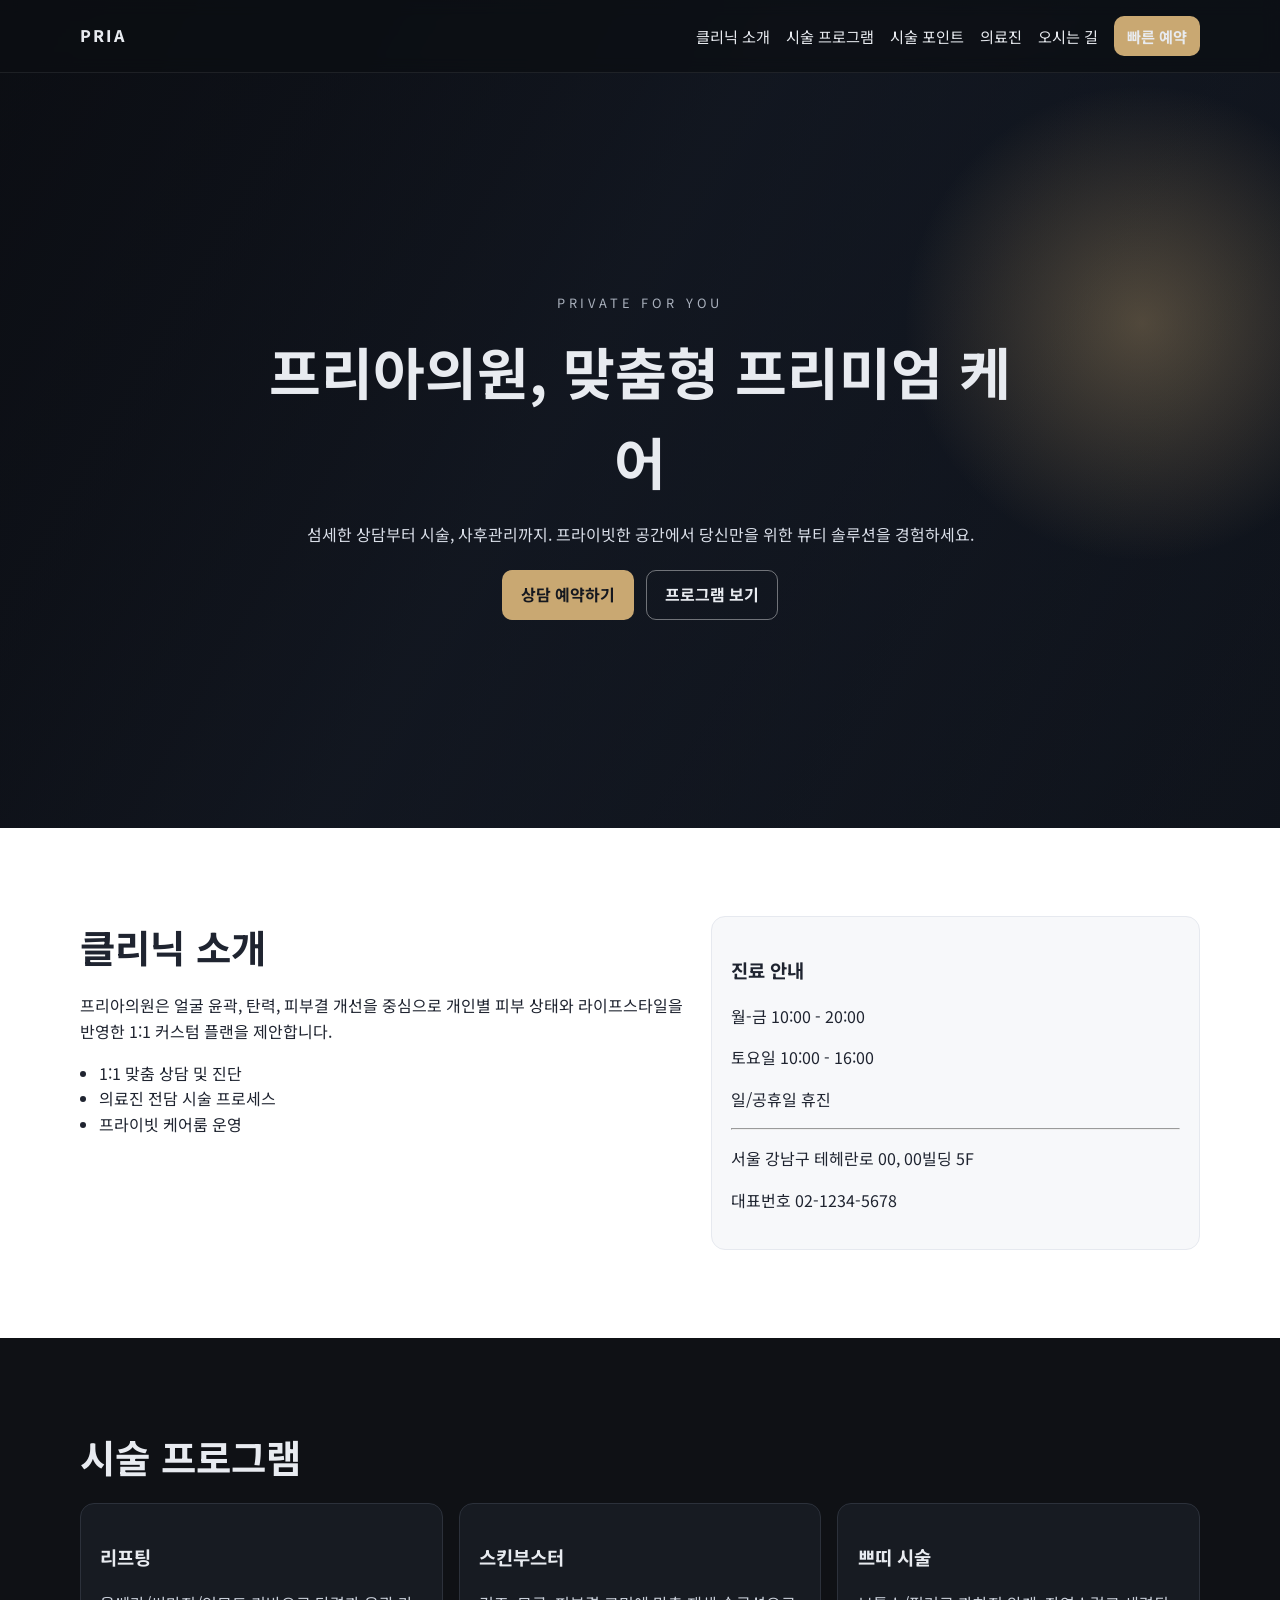
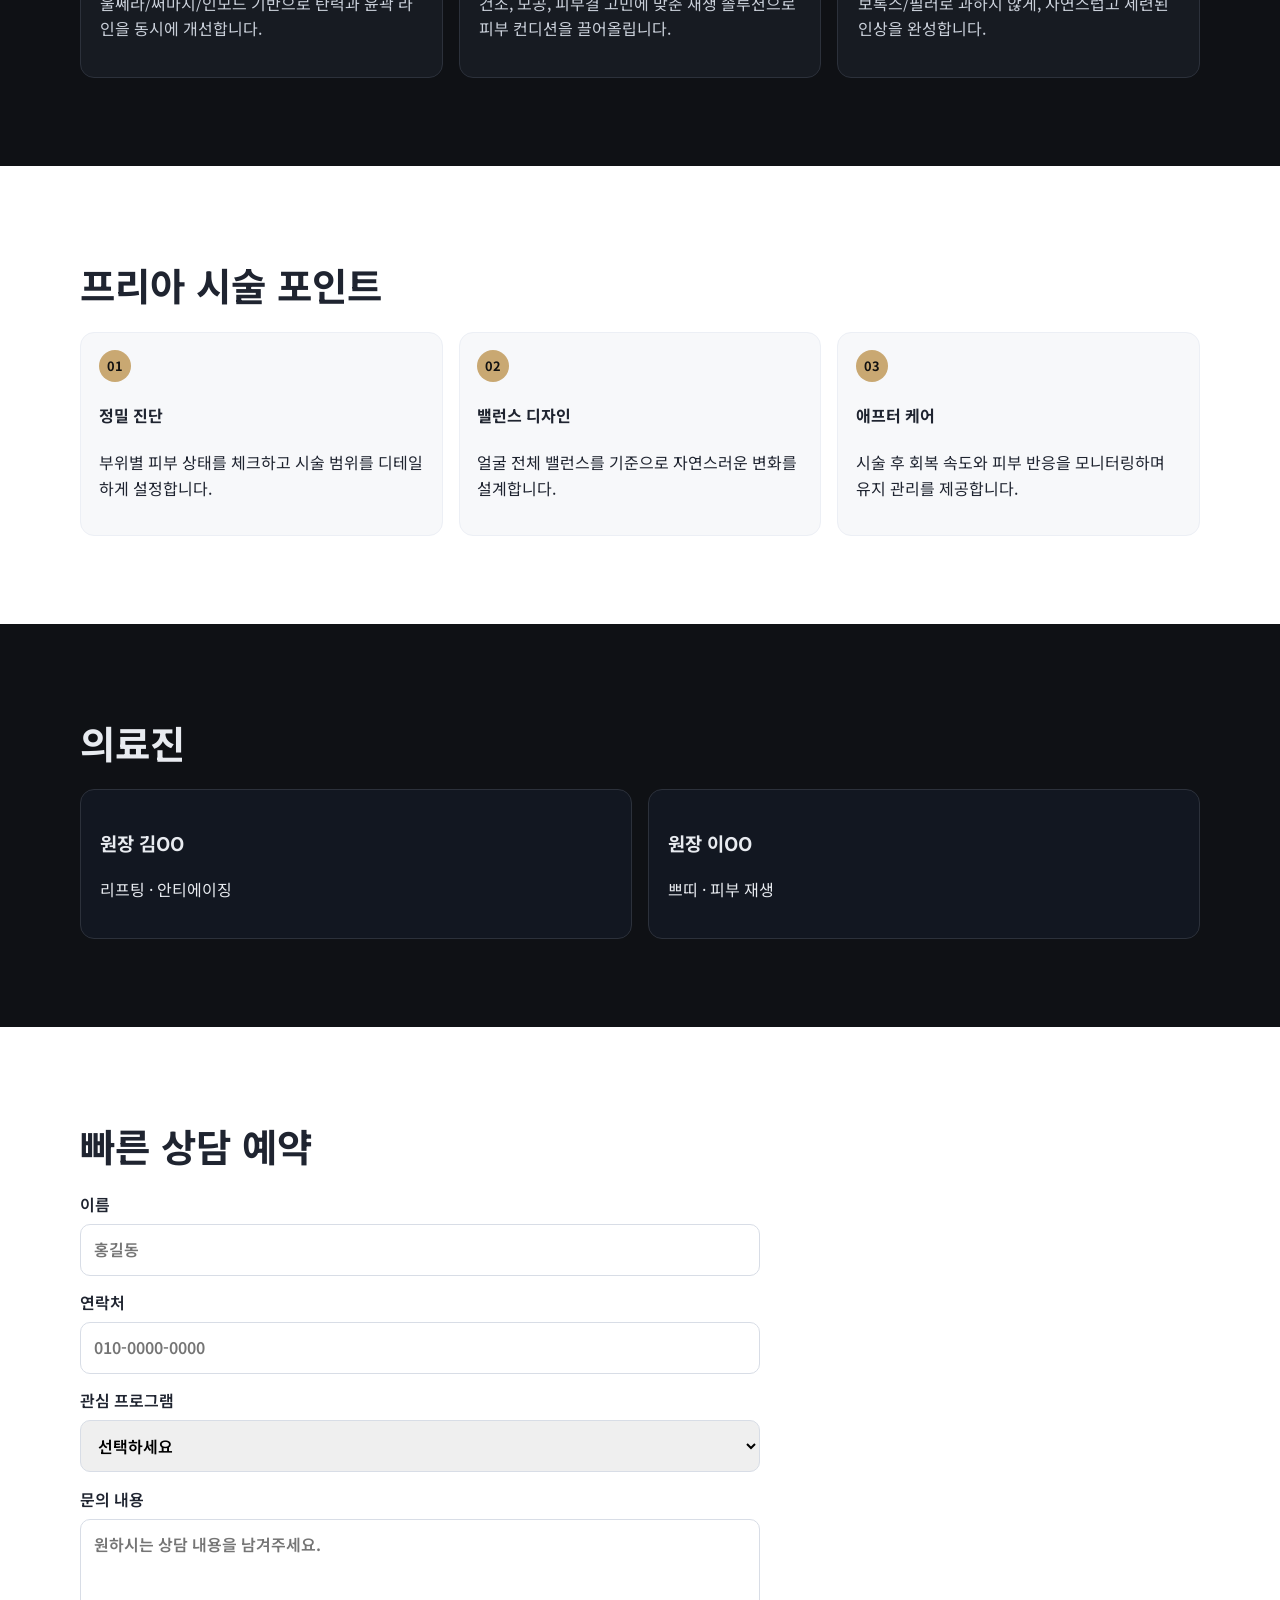
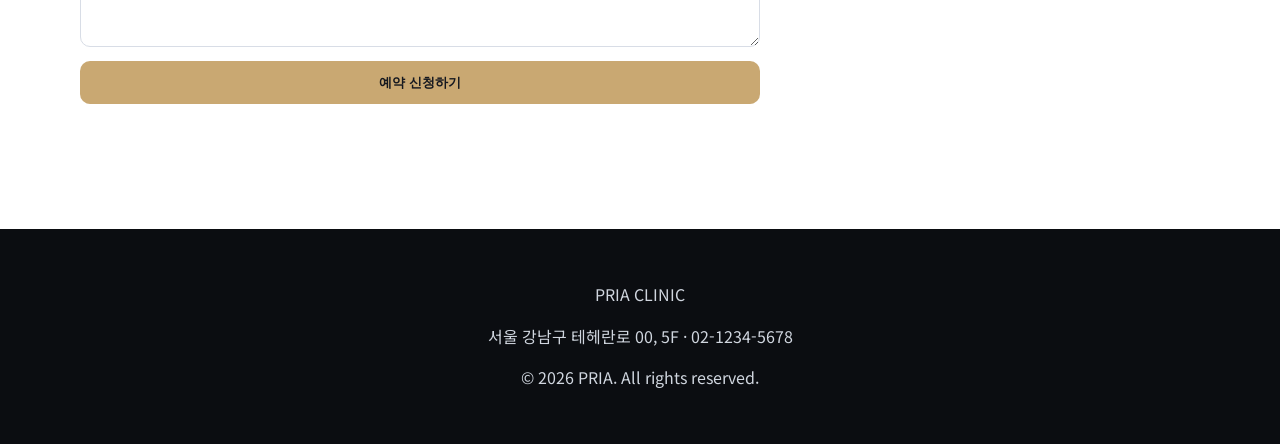
<file: pria-landing/index.html>
<!doctype html>
<html lang="ko">
  <head>
    <meta charset="UTF-8" />
    <meta name="viewport" content="width=device-width, initial-scale=1.0" />
    <title>PRIA CLINIC | Private For You</title>
    <meta
      name="description"
      content="프리아의원 스타일의 프리미엄 클리닉 랜딩페이지 데모"
    />
    <link rel="preconnect" href="https://fonts.googleapis.com" />
    <link rel="preconnect" href="https://fonts.gstatic.com" crossorigin />
    <link
      href="https://fonts.googleapis.com/css2?family=Noto+Sans+KR:wght@400;500;700;800&display=swap"
      rel="stylesheet"
    />
    <link rel="stylesheet" href="./style.css" />
  </head>
  <body>
    <header class="header" id="top">
      <div class="container nav-wrap">
        <a class="logo" href="#top" aria-label="홈으로 이동">PRIA</a>
        <button class="menu-toggle" id="menuToggle" aria-expanded="false" aria-controls="gnb">
          메뉴
        </button>
        <nav class="gnb" id="gnb">
          <a href="#about">클리닉 소개</a>
          <a href="#programs">시술 프로그램</a>
          <a href="#results">시술 포인트</a>
          <a href="#doctors">의료진</a>
          <a href="#contact">오시는 길</a>
          <a class="btn btn-small" href="#reservation">빠른 예약</a>
        </nav>
      </div>
    </header>

    <main>
      <section class="hero">
        <div class="hero-overlay"></div>
        <div class="container hero-content">
          <p class="hero-sub">PRIVATE FOR YOU</p>
          <h1>프리아의원, 맞춤형 프리미엄 케어</h1>
          <p class="hero-desc">
            섬세한 상담부터 시술, 사후관리까지. 프라이빗한 공간에서 당신만을 위한 뷰티 솔루션을 경험하세요.
          </p>
          <div class="hero-actions">
            <a class="btn" href="#reservation">상담 예약하기</a>
            <a class="btn btn-ghost" href="#programs">프로그램 보기</a>
          </div>
        </div>
      </section>

      <section class="section" id="about">
        <div class="container two-col">
          <div>
            <h2>클리닉 소개</h2>
            <p>
              프리아의원은 얼굴 윤곽, 탄력, 피부결 개선을 중심으로 개인별 피부 상태와 라이프스타일을 반영한
              1:1 커스텀 플랜을 제안합니다.
            </p>
            <ul class="bullet-list">
              <li>1:1 맞춤 상담 및 진단</li>
              <li>의료진 전담 시술 프로세스</li>
              <li>프라이빗 케어룸 운영</li>
            </ul>
          </div>
          <aside class="schedule-card">
            <h3>진료 안내</h3>
            <p>월-금 10:00 - 20:00</p>
            <p>토요일 10:00 - 16:00</p>
            <p>일/공휴일 휴진</p>
            <hr />
            <p>서울 강남구 테헤란로 00, 00빌딩 5F</p>
            <p>대표번호 02-1234-5678</p>
          </aside>
        </div>
      </section>

      <section class="section section-dark" id="programs">
        <div class="container">
          <h2>시술 프로그램</h2>
          <div class="card-grid">
            <article class="card">
              <h3>리프팅</h3>
              <p>울쎄라/써마지/인모드 기반으로 탄력과 윤곽 라인을 동시에 개선합니다.</p>
            </article>
            <article class="card">
              <h3>스킨부스터</h3>
              <p>건조, 모공, 피부결 고민에 맞춘 재생 솔루션으로 피부 컨디션을 끌어올립니다.</p>
            </article>
            <article class="card">
              <h3>쁘띠 시술</h3>
              <p>보톡스/필러로 과하지 않게, 자연스럽고 세련된 인상을 완성합니다.</p>
            </article>
          </div>
        </div>
      </section>

      <section class="section" id="results">
        <div class="container">
          <h2>프리아 시술 포인트</h2>
          <div class="highlight-grid">
            <div class="highlight-item">
              <span>01</span>
              <h4>정밀 진단</h4>
              <p>부위별 피부 상태를 체크하고 시술 범위를 디테일하게 설정합니다.</p>
            </div>
            <div class="highlight-item">
              <span>02</span>
              <h4>밸런스 디자인</h4>
              <p>얼굴 전체 밸런스를 기준으로 자연스러운 변화를 설계합니다.</p>
            </div>
            <div class="highlight-item">
              <span>03</span>
              <h4>애프터 케어</h4>
              <p>시술 후 회복 속도와 피부 반응을 모니터링하며 유지 관리를 제공합니다.</p>
            </div>
          </div>
        </div>
      </section>

      <section class="section section-dark" id="doctors">
        <div class="container">
          <h2>의료진</h2>
          <div class="doctor-grid">
            <article class="doctor-card">
              <h3>원장 김OO</h3>
              <p>리프팅 · 안티에이징</p>
            </article>
            <article class="doctor-card">
              <h3>원장 이OO</h3>
              <p>쁘띠 · 피부 재생</p>
            </article>
          </div>
        </div>
      </section>

      <section class="section" id="reservation">
        <div class="container">
          <h2>빠른 상담 예약</h2>
          <form id="reservationForm" class="reservation-form" novalidate>
            <label>
              이름
              <input type="text" name="name" placeholder="홍길동" required />
            </label>
            <label>
              연락처
              <input type="tel" name="phone" placeholder="010-0000-0000" required />
            </label>
            <label>
              관심 프로그램
              <select name="program" required>
                <option value="">선택하세요</option>
                <option value="리프팅">리프팅</option>
                <option value="스킨부스터">스킨부스터</option>
                <option value="쁘띠 시술">쁘띠 시술</option>
              </select>
            </label>
            <label>
              문의 내용
              <textarea name="message" rows="4" placeholder="원하시는 상담 내용을 남겨주세요."></textarea>
            </label>
            <button type="submit" class="btn">예약 신청하기</button>
            <p class="form-message" id="formMessage" aria-live="polite"></p>
          </form>
        </div>
      </section>
    </main>

    <footer class="footer" id="contact">
      <div class="container">
        <p>PRIA CLINIC</p>
        <p>서울 강남구 테헤란로 00, 5F · 02-1234-5678</p>
        <p>© 2026 PRIA. All rights reserved.</p>
      </div>
    </footer>

    <script src="./script.js"></script>
  </body>
</html>
</file>
<file: pria-landing/style.css>
:root {
  --bg: #0f1115;
  --surface: #171b22;
  --text: #e8ebf0;
  --text-dark: #1f2430;
  --muted: #a9b0bc;
  --point: #c9a872;
  --line: #2c313b;
  --light-bg: #f7f8fa;
  --radius: 14px;
}

* {
  box-sizing: border-box;
}

body {
  margin: 0;
  font-family: "Noto Sans KR", system-ui, -apple-system, sans-serif;
  color: var(--text-dark);
  background: #fff;
  line-height: 1.6;
}

.container {
  width: min(1120px, 92%);
  margin: 0 auto;
}

.header {
  position: fixed;
  top: 0;
  left: 0;
  right: 0;
  z-index: 1000;
  background: rgba(12, 14, 18, 0.72);
  border-bottom: 1px solid rgba(255, 255, 255, 0.08);
  backdrop-filter: blur(8px);
}

.nav-wrap {
  height: 72px;
  display: flex;
  align-items: center;
  justify-content: space-between;
  gap: 1.2rem;
}

.logo {
  color: var(--text);
  text-decoration: none;
  font-weight: 800;
  letter-spacing: 0.14em;
}

.gnb {
  display: flex;
  align-items: center;
  gap: 1rem;
}

.gnb a {
  color: var(--text);
  text-decoration: none;
  font-size: 0.95rem;
}

.menu-toggle {
  display: none;
}

.hero {
  position: relative;
  min-height: 92vh;
  display: grid;
  place-items: center;
  background: linear-gradient(120deg, #0d1017, #1a2231 45%, #11161f);
  overflow: hidden;
}

.hero::after {
  content: "";
  position: absolute;
  width: 480px;
  aspect-ratio: 1;
  background: radial-gradient(circle, rgba(201, 168, 114, 0.35) 0%, rgba(201, 168, 114, 0) 70%);
  top: 10%;
  right: -8%;
}

.hero-overlay {
  position: absolute;
  inset: 0;
  background: linear-gradient(120deg, rgba(11, 13, 18, 0.75), rgba(11, 13, 18, 0.3));
}

.hero-content {
  position: relative;
  z-index: 2;
  max-width: 760px;
  color: var(--text);
  text-align: center;
  padding-top: 72px;
}

.hero-sub {
  letter-spacing: 0.3em;
  color: var(--muted);
  font-size: 0.8rem;
}

.hero h1 {
  font-size: clamp(2rem, 4.4vw, 3.6rem);
  margin: 0.3rem 0 1rem;
}

.hero-desc {
  color: #d9dee8;
}

.hero-actions {
  margin-top: 1.4rem;
  display: flex;
  gap: 0.8rem;
  justify-content: center;
  flex-wrap: wrap;
}

.section {
  padding: 5.5rem 0;
}

.section-dark {
  background: var(--bg);
  color: var(--text);
}

h2 {
  font-size: clamp(1.6rem, 3vw, 2.4rem);
  margin-top: 0;
  margin-bottom: 1rem;
}

.two-col {
  display: grid;
  grid-template-columns: 1.25fr 1fr;
  gap: 1.2rem;
}

.bullet-list {
  padding-left: 1.2rem;
}

.schedule-card,
.card,
.doctor-card,
.highlight-item {
  border-radius: var(--radius);
}

.schedule-card {
  background: var(--light-bg);
  border: 1px solid #e6e9ef;
  padding: 1.2rem;
}

.card-grid,
.doctor-grid,
.highlight-grid {
  display: grid;
  gap: 1rem;
}

.card-grid {
  grid-template-columns: repeat(3, minmax(0, 1fr));
}

.card {
  background: var(--surface);
  border: 1px solid var(--line);
  padding: 1.2rem;
}

.card p {
  color: #cad0da;
}

.highlight-grid {
  grid-template-columns: repeat(3, minmax(0, 1fr));
}

.highlight-item {
  background: var(--light-bg);
  padding: 1.1rem;
  border: 1px solid #eceff5;
}

.highlight-item span {
  display: inline-flex;
  width: 2rem;
  height: 2rem;
  align-items: center;
  justify-content: center;
  font-size: 0.8rem;
  font-weight: 700;
  border-radius: 99px;
  color: #111;
  background: var(--point);
}

.doctor-grid {
  grid-template-columns: repeat(2, minmax(0, 1fr));
}

.doctor-card {
  border: 1px solid var(--line);
  padding: 1.2rem;
  background: #121721;
}

.reservation-form {
  max-width: 680px;
  display: grid;
  gap: 0.9rem;
}

.reservation-form label {
  display: grid;
  gap: 0.4rem;
  font-weight: 600;
}

input,
select,
textarea {
  border: 1px solid #d8dde6;
  border-radius: 10px;
  padding: 0.75rem 0.8rem;
  font: inherit;
}

.form-message {
  min-height: 1.25rem;
  margin: 0.2rem 0 0;
  color: #2f6f2f;
  font-weight: 500;
}

.footer {
  background: #0b0d11;
  color: #d0d6df;
  text-align: center;
  padding: 2.3rem 0;
}

.btn {
  display: inline-flex;
  align-items: center;
  justify-content: center;
  border: 1px solid transparent;
  border-radius: 10px;
  background: var(--point);
  color: #15181f;
  text-decoration: none;
  padding: 0.7rem 1.1rem;
  font-weight: 700;
  cursor: pointer;
}

.btn:hover {
  opacity: 0.92;
}

.btn-ghost {
  background: transparent;
  color: var(--text);
  border-color: rgba(255, 255, 255, 0.4);
}

.btn-small {
  padding: 0.45rem 0.75rem;
  font-size: 0.88rem;
}

@media (max-width: 900px) {
  .two-col,
  .card-grid,
  .highlight-grid,
  .doctor-grid {
    grid-template-columns: 1fr;
  }
}

@media (max-width: 760px) {
  .menu-toggle {
    display: inline-flex;
    border: 1px solid rgba(255, 255, 255, 0.4);
    background: transparent;
    color: var(--text);
    border-radius: 8px;
    padding: 0.4rem 0.7rem;
  }

  .gnb {
    position: absolute;
    top: 72px;
    right: 4%;
    background: rgba(9, 12, 18, 0.97);
    border: 1px solid rgba(255, 255, 255, 0.08);
    border-radius: 12px;
    padding: 0.8rem;
    flex-direction: column;
    align-items: flex-start;
    display: none;
  }

  .gnb.open {
    display: flex;
  }
}
</file>
